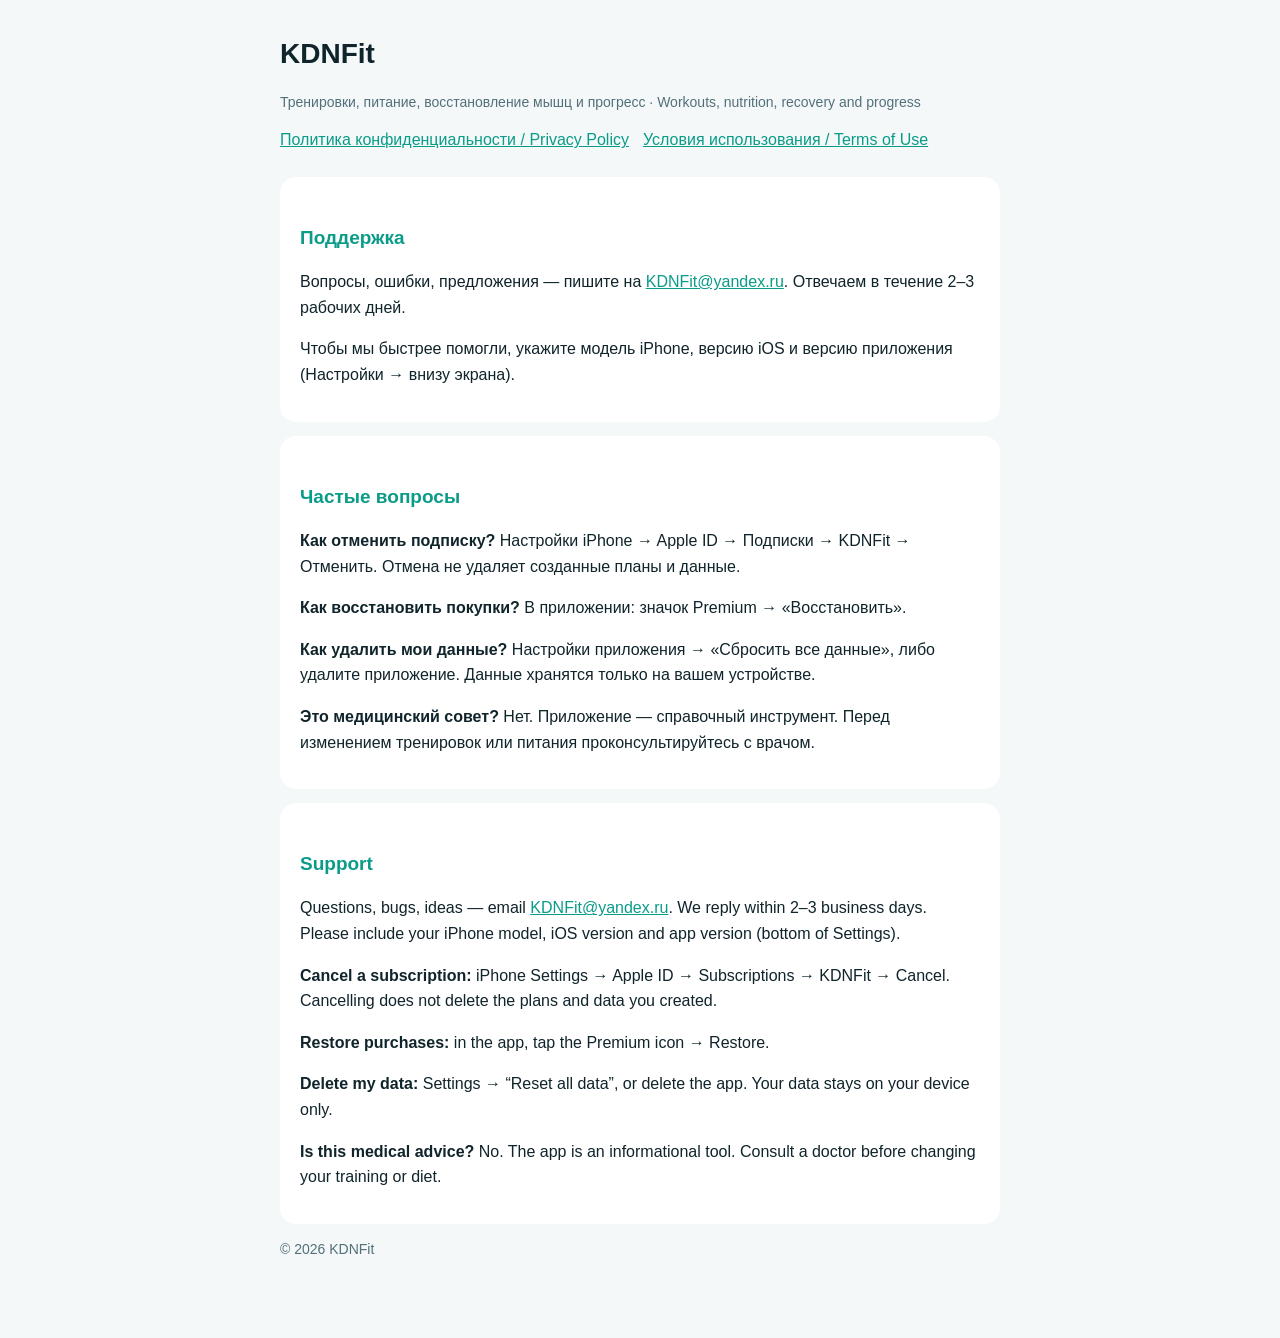
<file: index.html>
<!doctype html>
<html lang="ru"><head><meta charset="utf-8"><meta name="viewport" content="width=device-width,initial-scale=1">
<title>KDNFit — поддержка / Support</title><link rel="stylesheet" href="style.css"></head>
<body><main>
<h1>KDNFit</h1>
<p class="muted">Тренировки, питание, восстановление мышц и прогресс · Workouts, nutrition, recovery and progress</p>
<nav><a href="privacy.html">Политика конфиденциальности / Privacy Policy</a><a href="terms.html">Условия использования / Terms of Use</a></nav>

<div class="card">
<h2>Поддержка</h2>
<p>Вопросы, ошибки, предложения — пишите на <a href="mailto:KDNFit@yandex.ru">KDNFit@yandex.ru</a>. Отвечаем в течение 2–3 рабочих дней.</p>
<p>Чтобы мы быстрее помогли, укажите модель iPhone, версию iOS и версию приложения (Настройки → внизу экрана).</p>
</div>

<div class="card">
<h2>Частые вопросы</h2>
<p><b>Как отменить подписку?</b> Настройки iPhone → Apple ID → Подписки → KDNFit → Отменить. Отмена не удаляет созданные планы и данные.</p>
<p><b>Как восстановить покупки?</b> В приложении: значок Premium → «Восстановить».</p>
<p><b>Как удалить мои данные?</b> Настройки приложения → «Сбросить все данные», либо удалите приложение. Данные хранятся только на вашем устройстве.</p>
<p><b>Это медицинский совет?</b> Нет. Приложение — справочный инструмент. Перед изменением тренировок или питания проконсультируйтесь с врачом.</p>
</div>

<div class="card">
<h2>Support</h2>
<p>Questions, bugs, ideas — email <a href="mailto:KDNFit@yandex.ru">KDNFit@yandex.ru</a>. We reply within 2–3 business days. Please include your iPhone model, iOS version and app version (bottom of Settings).</p>
<p><b>Cancel a subscription:</b> iPhone Settings → Apple ID → Subscriptions → KDNFit → Cancel. Cancelling does not delete the plans and data you created.</p>
<p><b>Restore purchases:</b> in the app, tap the Premium icon → Restore.</p>
<p><b>Delete my data:</b> Settings → “Reset all data”, or delete the app. Your data stays on your device only.</p>
<p><b>Is this medical advice?</b> No. The app is an informational tool. Consult a doctor before changing your training or diet.</p>
</div>
<p class="muted">© 2026 KDNFit</p>
</main></body></html>
</file>
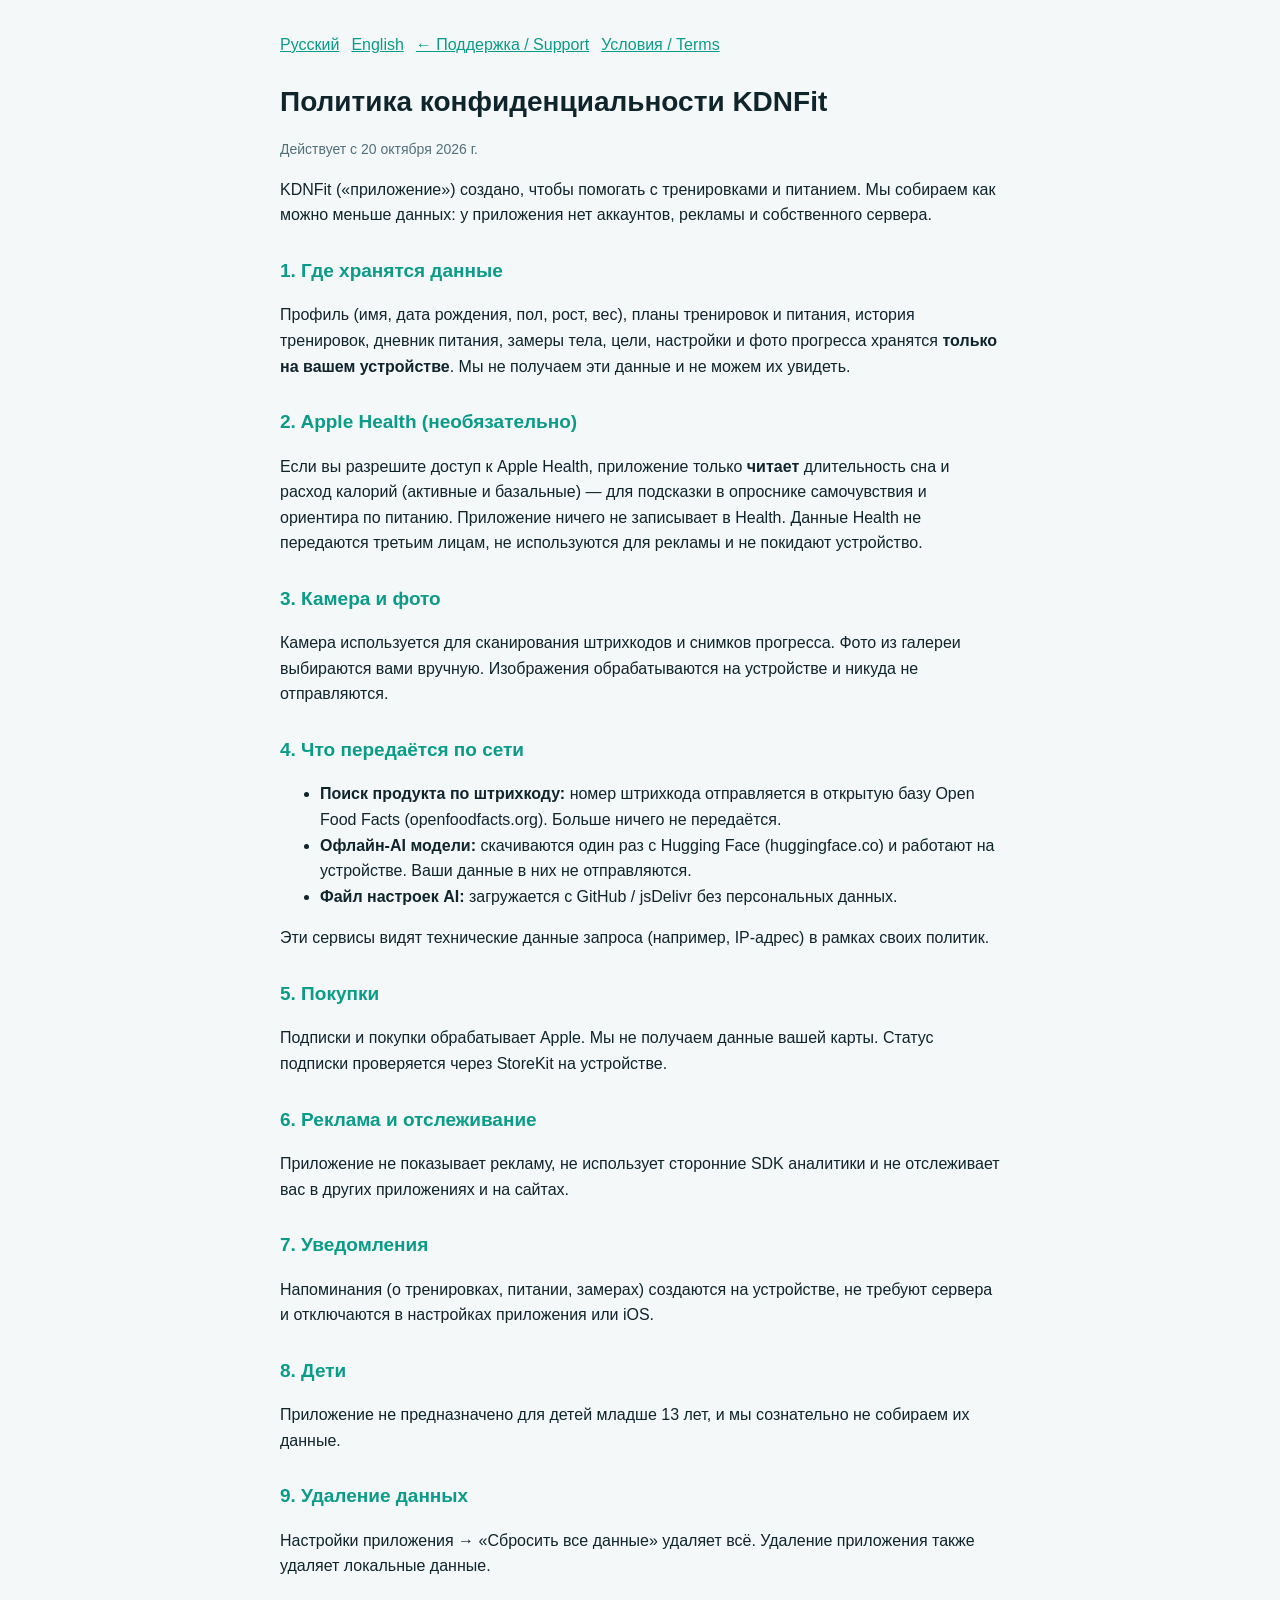
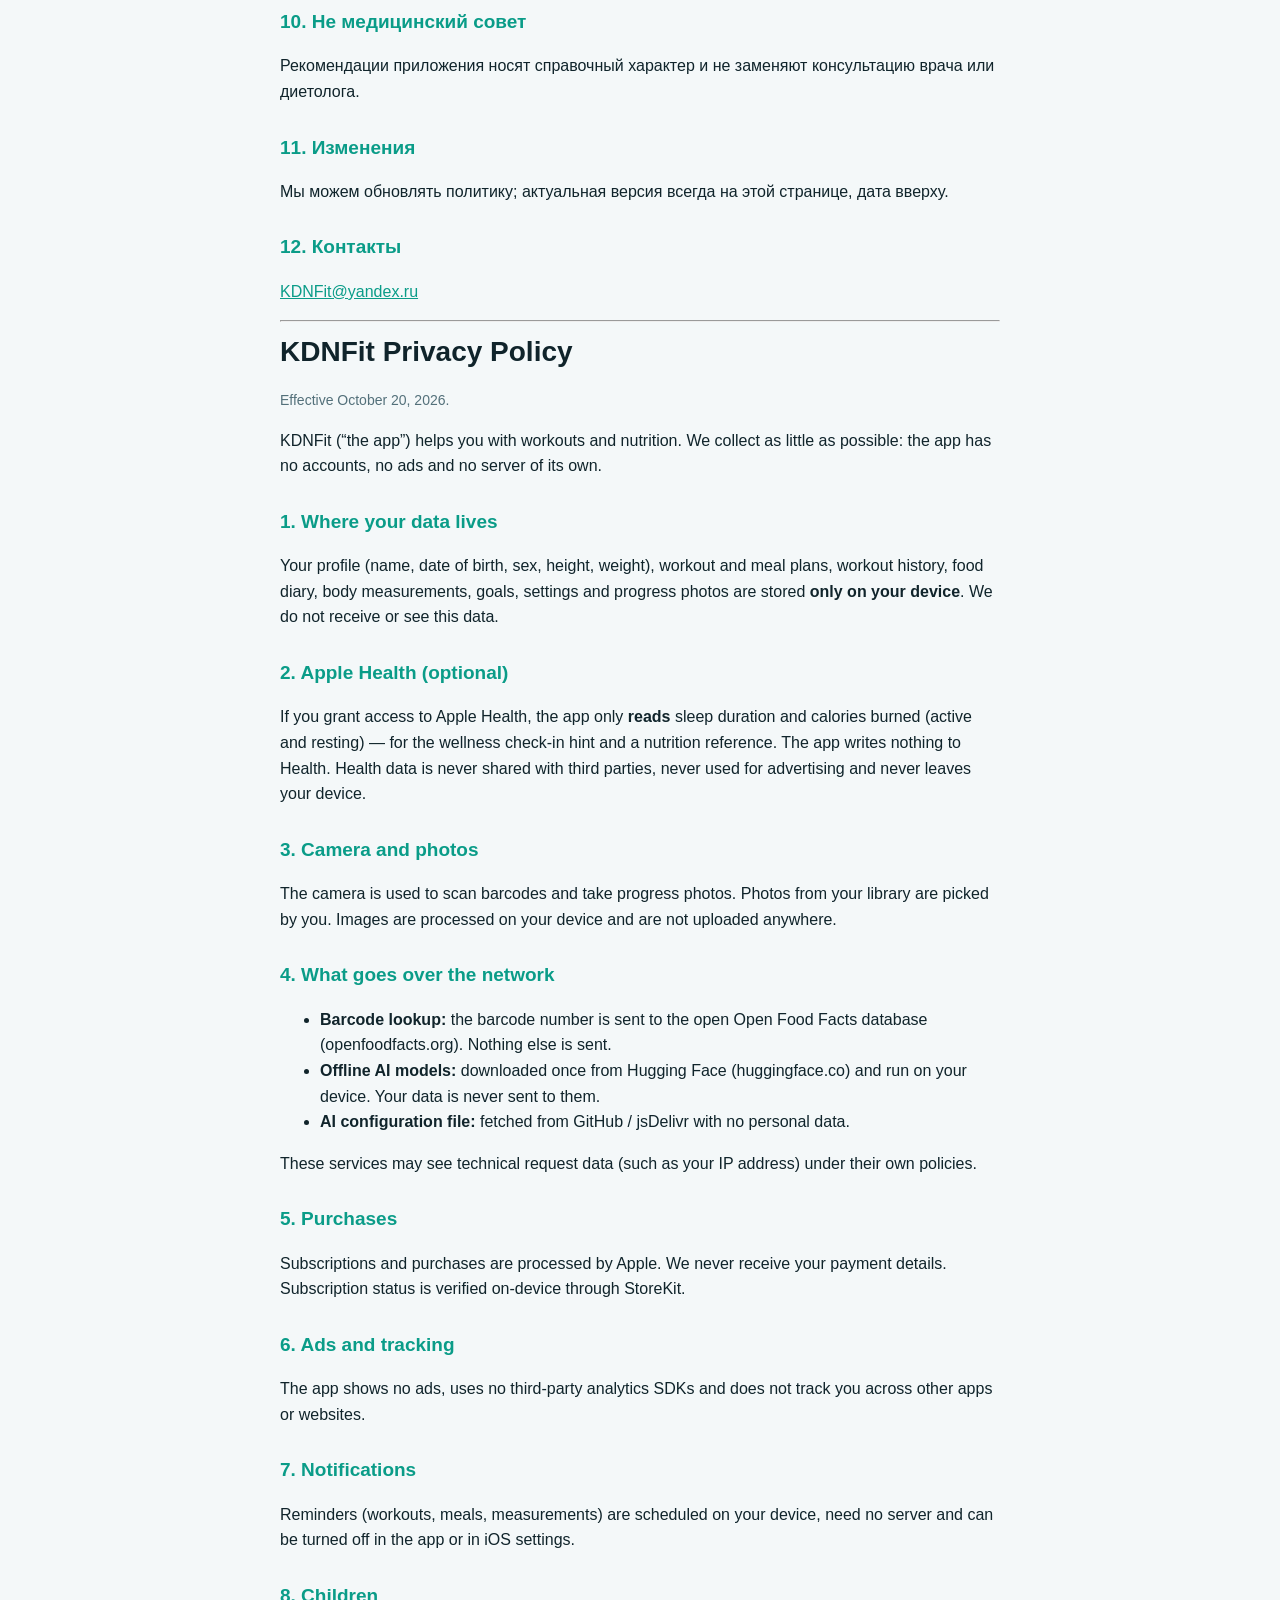
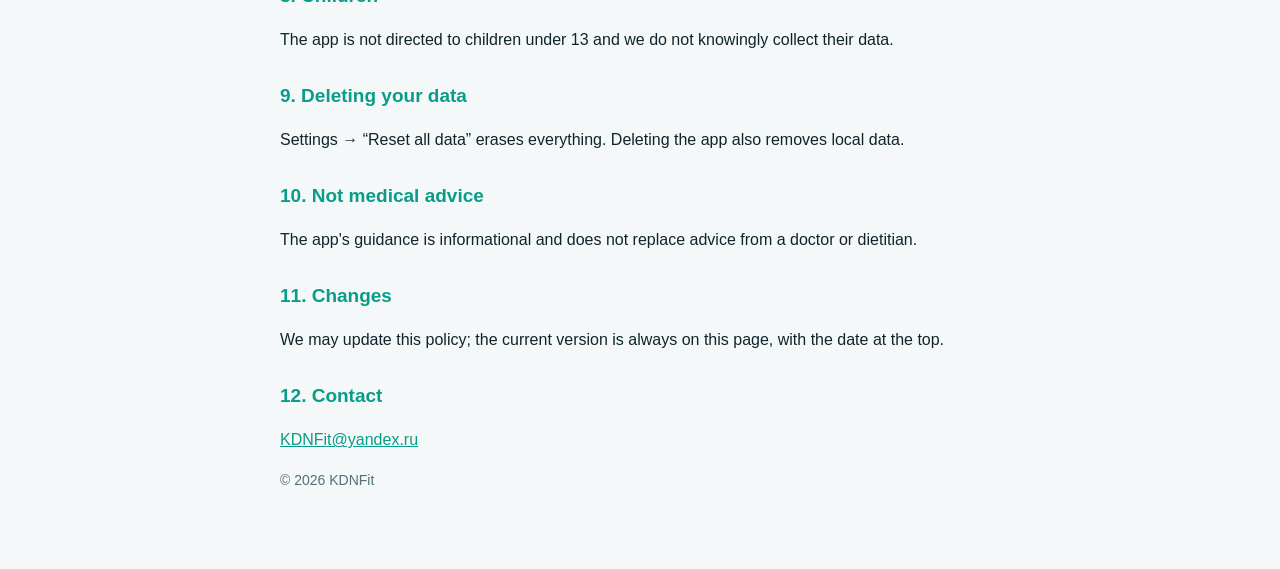
<file: privacy.html>
<!doctype html>
<html lang="ru"><head><meta charset="utf-8"><meta name="viewport" content="width=device-width,initial-scale=1">
<title>KDNFit — Политика конфиденциальности / Privacy Policy</title><link rel="stylesheet" href="style.css"></head>
<body><main>
<p class="lang"><a href="#ru">Русский</a><a href="#en">English</a><a href="index.html">← Поддержка / Support</a><a href="terms.html">Условия / Terms</a></p>

<section id="ru">
<h1>Политика конфиденциальности KDNFit</h1>
<p class="muted">Действует с 20 октября 2026 г.</p>
<p>KDNFit («приложение») создано, чтобы помогать с тренировками и питанием. Мы собираем как можно меньше данных: у приложения нет аккаунтов, рекламы и собственного сервера.</p>

<h2>1. Где хранятся данные</h2>
<p>Профиль (имя, дата рождения, пол, рост, вес), планы тренировок и питания, история тренировок, дневник питания, замеры тела, цели, настройки и фото прогресса хранятся <b>только на вашем устройстве</b>. Мы не получаем эти данные и не можем их увидеть.</p>

<h2>2. Apple Health (необязательно)</h2>
<p>Если вы разрешите доступ к Apple Health, приложение только <b>читает</b> длительность сна и расход калорий (активные и базальные) — для подсказки в опроснике самочувствия и ориентира по питанию. Приложение ничего не записывает в Health. Данные Health не передаются третьим лицам, не используются для рекламы и не покидают устройство.</p>

<h2>3. Камера и фото</h2>
<p>Камера используется для сканирования штрихкодов и снимков прогресса. Фото из галереи выбираются вами вручную. Изображения обрабатываются на устройстве и никуда не отправляются.</p>

<h2>4. Что передаётся по сети</h2>
<ul>
<li><b>Поиск продукта по штрихкоду:</b> номер штрихкода отправляется в открытую базу Open Food Facts (openfoodfacts.org). Больше ничего не передаётся.</li>
<li><b>Офлайн-AI модели:</b> скачиваются один раз с Hugging Face (huggingface.co) и работают на устройстве. Ваши данные в них не отправляются.</li>
<li><b>Файл настроек AI:</b> загружается с GitHub / jsDelivr без персональных данных.</li>
</ul>
<p>Эти сервисы видят технические данные запроса (например, IP-адрес) в рамках своих политик.</p>

<h2>5. Покупки</h2>
<p>Подписки и покупки обрабатывает Apple. Мы не получаем данные вашей карты. Статус подписки проверяется через StoreKit на устройстве.</p>

<h2>6. Реклама и отслеживание</h2>
<p>Приложение не показывает рекламу, не использует сторонние SDK аналитики и не отслеживает вас в других приложениях и на сайтах.</p>

<h2>7. Уведомления</h2>
<p>Напоминания (о тренировках, питании, замерах) создаются на устройстве, не требуют сервера и отключаются в настройках приложения или iOS.</p>

<h2>8. Дети</h2>
<p>Приложение не предназначено для детей младше 13 лет, и мы сознательно не собираем их данные.</p>

<h2>9. Удаление данных</h2>
<p>Настройки приложения → «Сбросить все данные» удаляет всё. Удаление приложения также удаляет локальные данные.</p>

<h2>10. Не медицинский совет</h2>
<p>Рекомендации приложения носят справочный характер и не заменяют консультацию врача или диетолога.</p>

<h2>11. Изменения</h2>
<p>Мы можем обновлять политику; актуальная версия всегда на этой странице, дата вверху.</p>

<h2>12. Контакты</h2>
<p><a href="mailto:KDNFit@yandex.ru">KDNFit@yandex.ru</a></p>
</section>

<hr>

<section id="en">
<h1>KDNFit Privacy Policy</h1>
<p class="muted">Effective October 20, 2026.</p>
<p>KDNFit (“the app”) helps you with workouts and nutrition. We collect as little as possible: the app has no accounts, no ads and no server of its own.</p>

<h2>1. Where your data lives</h2>
<p>Your profile (name, date of birth, sex, height, weight), workout and meal plans, workout history, food diary, body measurements, goals, settings and progress photos are stored <b>only on your device</b>. We do not receive or see this data.</p>

<h2>2. Apple Health (optional)</h2>
<p>If you grant access to Apple Health, the app only <b>reads</b> sleep duration and calories burned (active and resting) — for the wellness check-in hint and a nutrition reference. The app writes nothing to Health. Health data is never shared with third parties, never used for advertising and never leaves your device.</p>

<h2>3. Camera and photos</h2>
<p>The camera is used to scan barcodes and take progress photos. Photos from your library are picked by you. Images are processed on your device and are not uploaded anywhere.</p>

<h2>4. What goes over the network</h2>
<ul>
<li><b>Barcode lookup:</b> the barcode number is sent to the open Open Food Facts database (openfoodfacts.org). Nothing else is sent.</li>
<li><b>Offline AI models:</b> downloaded once from Hugging Face (huggingface.co) and run on your device. Your data is never sent to them.</li>
<li><b>AI configuration file:</b> fetched from GitHub / jsDelivr with no personal data.</li>
</ul>
<p>These services may see technical request data (such as your IP address) under their own policies.</p>

<h2>5. Purchases</h2>
<p>Subscriptions and purchases are processed by Apple. We never receive your payment details. Subscription status is verified on-device through StoreKit.</p>

<h2>6. Ads and tracking</h2>
<p>The app shows no ads, uses no third-party analytics SDKs and does not track you across other apps or websites.</p>

<h2>7. Notifications</h2>
<p>Reminders (workouts, meals, measurements) are scheduled on your device, need no server and can be turned off in the app or in iOS settings.</p>

<h2>8. Children</h2>
<p>The app is not directed to children under 13 and we do not knowingly collect their data.</p>

<h2>9. Deleting your data</h2>
<p>Settings → “Reset all data” erases everything. Deleting the app also removes local data.</p>

<h2>10. Not medical advice</h2>
<p>The app's guidance is informational and does not replace advice from a doctor or dietitian.</p>

<h2>11. Changes</h2>
<p>We may update this policy; the current version is always on this page, with the date at the top.</p>

<h2>12. Contact</h2>
<p><a href="mailto:KDNFit@yandex.ru">KDNFit@yandex.ru</a></p>
</section>
<p class="muted">© 2026 KDNFit</p>
</main></body></html>
</file>
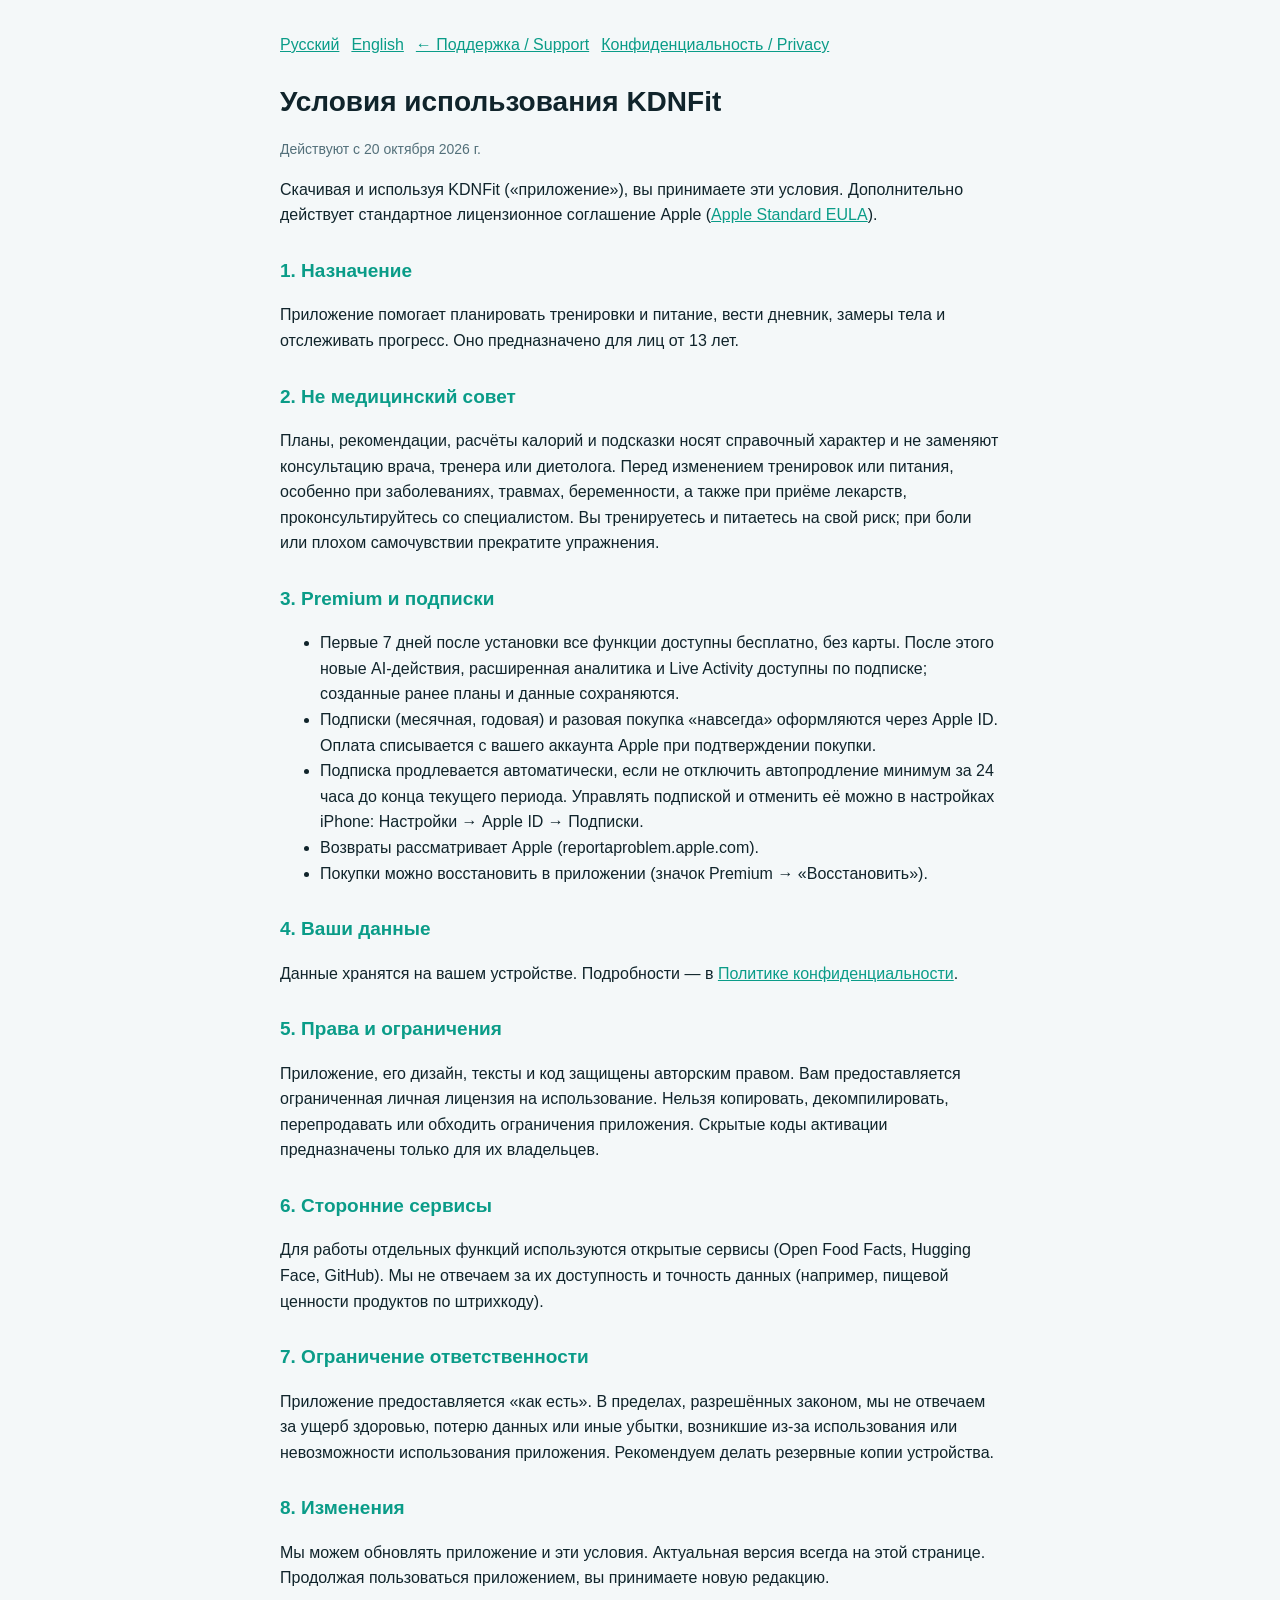
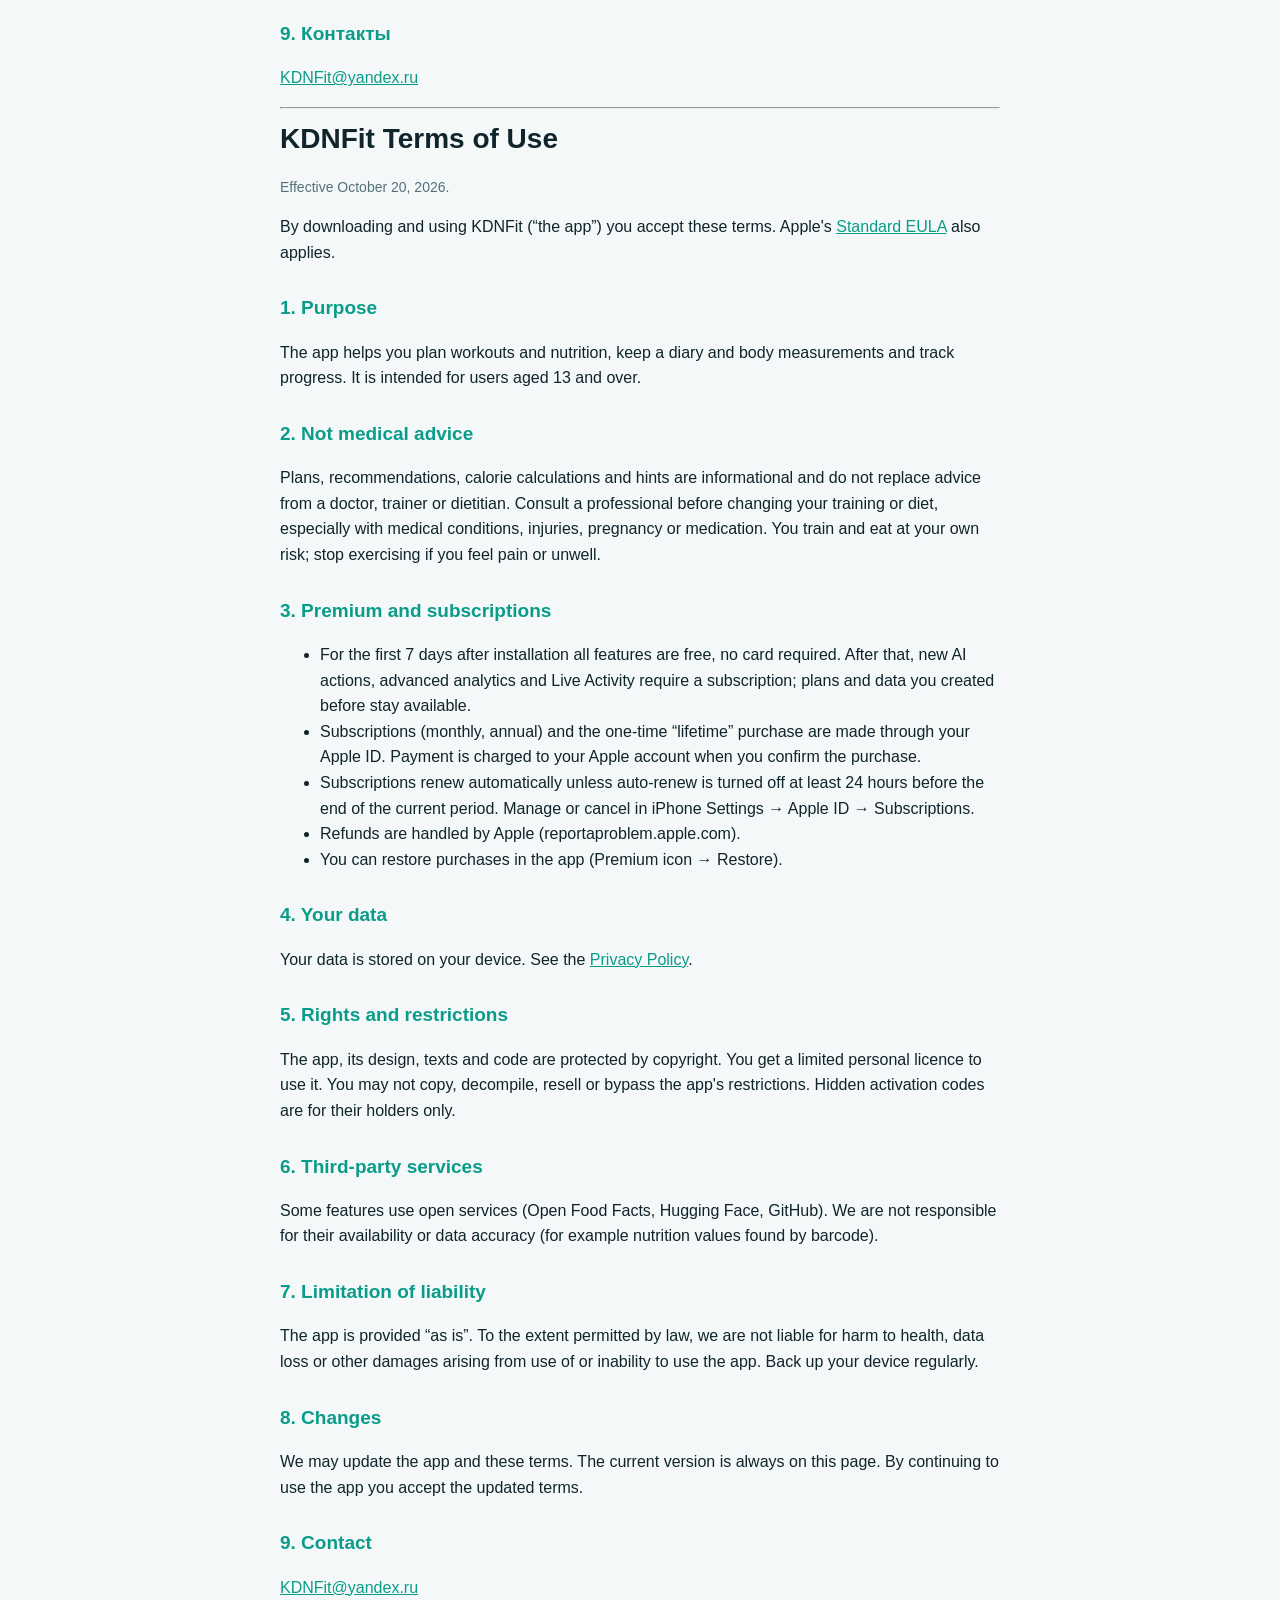
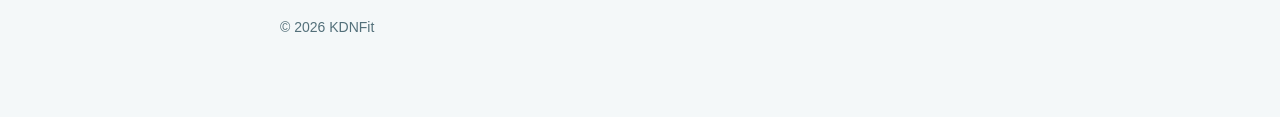
<file: terms.html>
<!doctype html>
<html lang="ru"><head><meta charset="utf-8"><meta name="viewport" content="width=device-width,initial-scale=1">
<title>KDNFit — Условия использования / Terms of Use</title><link rel="stylesheet" href="style.css"></head>
<body><main>
<p class="lang"><a href="#ru">Русский</a><a href="#en">English</a><a href="index.html">← Поддержка / Support</a><a href="privacy.html">Конфиденциальность / Privacy</a></p>

<section id="ru">
<h1>Условия использования KDNFit</h1>
<p class="muted">Действуют с 20 октября 2026 г.</p>
<p>Скачивая и используя KDNFit («приложение»), вы принимаете эти условия. Дополнительно действует стандартное лицензионное соглашение Apple (<a href="https://www.apple.com/legal/internet-services/itunes/dev/stdeula/">Apple Standard EULA</a>).</p>

<h2>1. Назначение</h2>
<p>Приложение помогает планировать тренировки и питание, вести дневник, замеры тела и отслеживать прогресс. Оно предназначено для лиц от 13 лет.</p>

<h2>2. Не медицинский совет</h2>
<p>Планы, рекомендации, расчёты калорий и подсказки носят справочный характер и не заменяют консультацию врача, тренера или диетолога. Перед изменением тренировок или питания, особенно при заболеваниях, травмах, беременности, а также при приёме лекарств, проконсультируйтесь со специалистом. Вы тренируетесь и питаетесь на свой риск; при боли или плохом самочувствии прекратите упражнения.</p>

<h2>3. Premium и подписки</h2>
<ul>
<li>Первые 7 дней после установки все функции доступны бесплатно, без карты. После этого новые AI-действия, расширенная аналитика и Live Activity доступны по подписке; созданные ранее планы и данные сохраняются.</li>
<li>Подписки (месячная, годовая) и разовая покупка «навсегда» оформляются через Apple ID. Оплата списывается с вашего аккаунта Apple при подтверждении покупки.</li>
<li>Подписка продлевается автоматически, если не отключить автопродление минимум за 24 часа до конца текущего периода. Управлять подпиской и отменить её можно в настройках iPhone: Настройки → Apple ID → Подписки.</li>
<li>Возвраты рассматривает Apple (reportaproblem.apple.com).</li>
<li>Покупки можно восстановить в приложении (значок Premium → «Восстановить»).</li>
</ul>

<h2>4. Ваши данные</h2>
<p>Данные хранятся на вашем устройстве. Подробности — в <a href="privacy.html">Политике конфиденциальности</a>.</p>

<h2>5. Права и ограничения</h2>
<p>Приложение, его дизайн, тексты и код защищены авторским правом. Вам предоставляется ограниченная личная лицензия на использование. Нельзя копировать, декомпилировать, перепродавать или обходить ограничения приложения. Скрытые коды активации предназначены только для их владельцев.</p>

<h2>6. Сторонние сервисы</h2>
<p>Для работы отдельных функций используются открытые сервисы (Open Food Facts, Hugging Face, GitHub). Мы не отвечаем за их доступность и точность данных (например, пищевой ценности продуктов по штрихкоду).</p>

<h2>7. Ограничение ответственности</h2>
<p>Приложение предоставляется «как есть». В пределах, разрешённых законом, мы не отвечаем за ущерб здоровью, потерю данных или иные убытки, возникшие из-за использования или невозможности использования приложения. Рекомендуем делать резервные копии устройства.</p>

<h2>8. Изменения</h2>
<p>Мы можем обновлять приложение и эти условия. Актуальная версия всегда на этой странице. Продолжая пользоваться приложением, вы принимаете новую редакцию.</p>

<h2>9. Контакты</h2>
<p><a href="mailto:KDNFit@yandex.ru">KDNFit@yandex.ru</a></p>
</section>

<hr>

<section id="en">
<h1>KDNFit Terms of Use</h1>
<p class="muted">Effective October 20, 2026.</p>
<p>By downloading and using KDNFit (“the app”) you accept these terms. Apple's <a href="https://www.apple.com/legal/internet-services/itunes/dev/stdeula/">Standard EULA</a> also applies.</p>

<h2>1. Purpose</h2>
<p>The app helps you plan workouts and nutrition, keep a diary and body measurements and track progress. It is intended for users aged 13 and over.</p>

<h2>2. Not medical advice</h2>
<p>Plans, recommendations, calorie calculations and hints are informational and do not replace advice from a doctor, trainer or dietitian. Consult a professional before changing your training or diet, especially with medical conditions, injuries, pregnancy or medication. You train and eat at your own risk; stop exercising if you feel pain or unwell.</p>

<h2>3. Premium and subscriptions</h2>
<ul>
<li>For the first 7 days after installation all features are free, no card required. After that, new AI actions, advanced analytics and Live Activity require a subscription; plans and data you created before stay available.</li>
<li>Subscriptions (monthly, annual) and the one-time “lifetime” purchase are made through your Apple ID. Payment is charged to your Apple account when you confirm the purchase.</li>
<li>Subscriptions renew automatically unless auto-renew is turned off at least 24 hours before the end of the current period. Manage or cancel in iPhone Settings → Apple ID → Subscriptions.</li>
<li>Refunds are handled by Apple (reportaproblem.apple.com).</li>
<li>You can restore purchases in the app (Premium icon → Restore).</li>
</ul>

<h2>4. Your data</h2>
<p>Your data is stored on your device. See the <a href="privacy.html">Privacy Policy</a>.</p>

<h2>5. Rights and restrictions</h2>
<p>The app, its design, texts and code are protected by copyright. You get a limited personal licence to use it. You may not copy, decompile, resell or bypass the app's restrictions. Hidden activation codes are for their holders only.</p>

<h2>6. Third-party services</h2>
<p>Some features use open services (Open Food Facts, Hugging Face, GitHub). We are not responsible for their availability or data accuracy (for example nutrition values found by barcode).</p>

<h2>7. Limitation of liability</h2>
<p>The app is provided “as is”. To the extent permitted by law, we are not liable for harm to health, data loss or other damages arising from use of or inability to use the app. Back up your device regularly.</p>

<h2>8. Changes</h2>
<p>We may update the app and these terms. The current version is always on this page. By continuing to use the app you accept the updated terms.</p>

<h2>9. Contact</h2>
<p><a href="mailto:KDNFit@yandex.ru">KDNFit@yandex.ru</a></p>
</section>
<p class="muted">© 2026 KDNFit</p>
</main></body></html>
</file>
<file: style.css>
:root{color-scheme:dark light;--bg:#07131a;--card:#0f2a33;--text:#eaf3f5;--muted:#9db4bb;--accent:#2fd6bd}
@media (prefers-color-scheme:light){:root{--bg:#f4f8f9;--card:#fff;--text:#10242b;--muted:#53707a;--accent:#0a9c88}}
*{box-sizing:border-box}body{margin:0;background:var(--bg);color:var(--text);font:16px/1.6 -apple-system,BlinkMacSystemFont,"Segoe UI",Roboto,sans-serif}
main{max-width:760px;margin:0 auto;padding:32px 20px 64px}
h1{font-size:28px;margin:0 0 4px}h2{font-size:19px;margin:28px 0 8px;color:var(--accent)}
p,li{color:var(--text)}.muted{color:var(--muted);font-size:14px}
.card{background:var(--card);border-radius:16px;padding:18px 20px;margin:14px 0}
a{color:var(--accent)}nav{display:flex;gap:14px;flex-wrap:wrap;margin:10px 0 24px}
.lang{margin:0 0 22px}.lang a{margin-right:12px}
</file>
